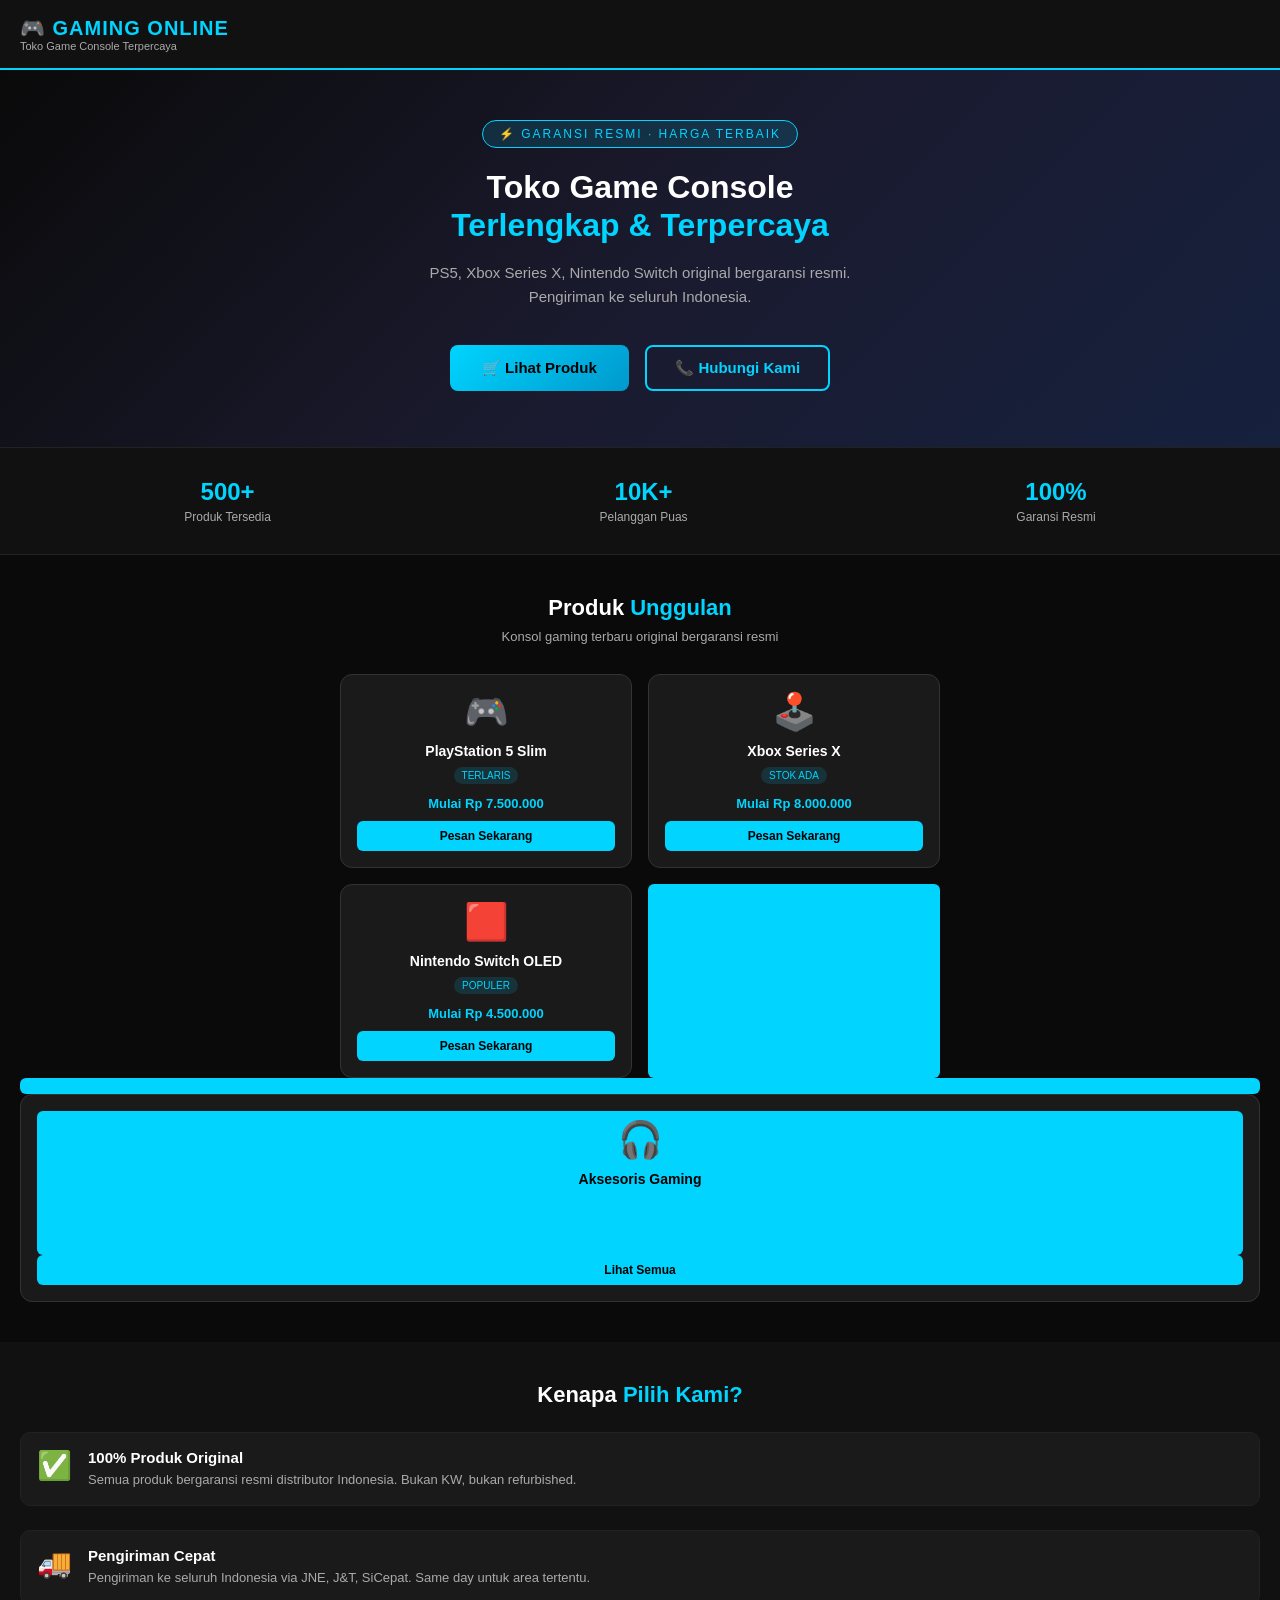
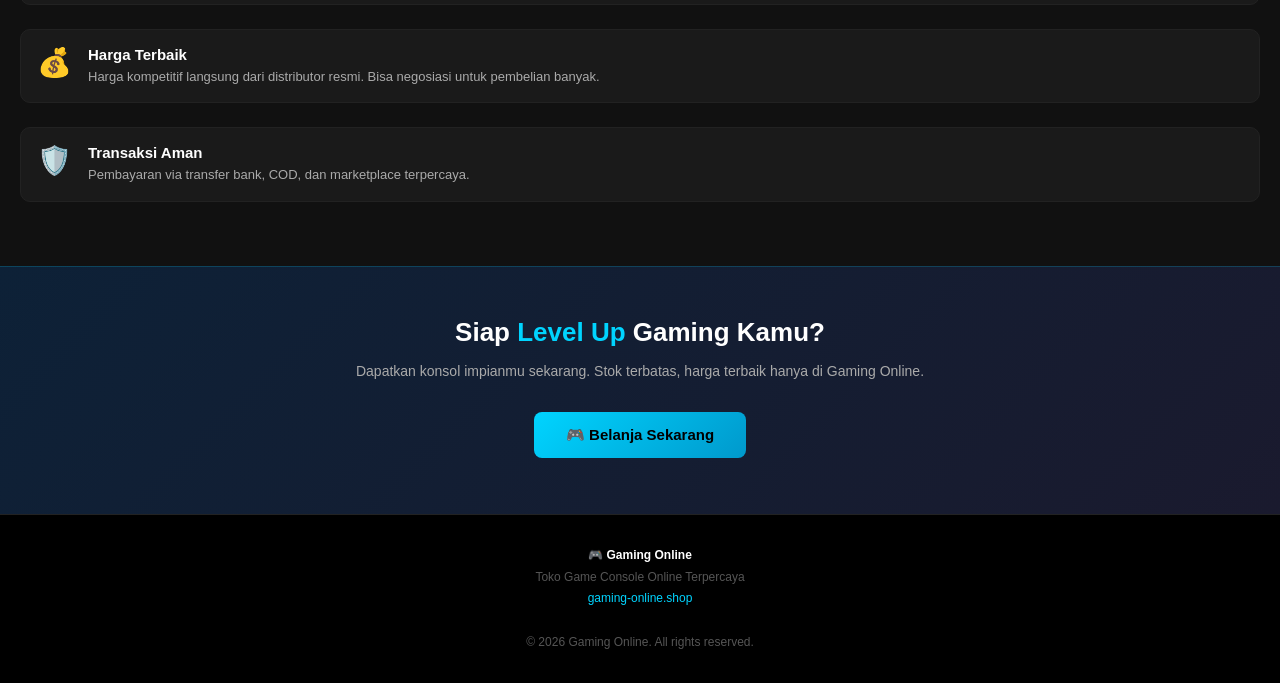
<file: amp.html>
<!doctype html>
<html amp lang="id">
<head>
  <meta charset="utf-8">
  <script async src="https://cdn.ampproject.org/v0.js"></script>
  <title>Gaming Online - Toko Game Console Terlengkap | PS5, Xbox, Nintendo Switch</title>
  <link rel="canonical" href="https://gaming-online.shop/">
  <meta name="viewport" content="width=device-width,minimum-scale=1,initial-scale=1">
  <meta name="description" content="Toko game console online terpercaya. Jual PS5, Xbox Series X, Nintendo Switch, aksesoris gaming original bergaransi resmi. Harga terbaik, pengiriman cepat.">

  <!-- Open Graph -->
  <meta property="og:title" content="Gaming Online - Toko Game Console Terlengkap">
  <meta property="og:description" content="Jual PS5, Xbox Series X, Nintendo Switch original bergaransi resmi.">
  <meta property="og:url" content="https://gaming-online.shop/amp.html">
  <meta property="og:type" content="website">

  <!-- Schema.org Store -->
  <script type="application/ld+json">
  {
    "@context": "https://schema.org",
    "@type": "Store",
    "name": "Gaming Online",
    "url": "https://gaming-online.shop",
    "description": "Toko game console online terpercaya. PS5, Xbox, Nintendo Switch bergaransi resmi.",
    "priceRange": "$$",
    "currenciesAccepted": "IDR",
    "paymentAccepted": "Transfer Bank, COD",
    "areaServed": "ID"
  }
  </script>

  <style amp-boilerplate>body{-webkit-animation:-amp-start 8s steps(1,end) 0s 1 normal both;-moz-animation:-amp-start 8s steps(1,end) 0s 1 normal both;-ms-animation:-amp-start 8s steps(1,end) 0s 1 normal both;animation:-amp-start 8s steps(1,end) 0s 1 normal both}@-webkit-keyframes -amp-start{from{visibility:hidden}to{visibility:visible}}@-moz-keyframes -amp-start{from{visibility:hidden}to{visibility:visible}}@-ms-keyframes -amp-start{from{visibility:hidden}to{visibility:visible}}@keyframes -amp-start{from{visibility:hidden}to{visibility:visible}}</style><noscript><style amp-boilerplate>body{-webkit-animation:none;-moz-animation:none;-ms-animation:none;animation:none}</style></noscript>

  <style amp-custom>
    * { box-sizing: border-box; margin: 0; padding: 0; }

    body {
      font-family: 'Segoe UI', Arial, sans-serif;
      background: #0a0a0a;
      color: #ffffff;
    }

    /* NAVBAR */
    .navbar {
      background: #111;
      padding: 16px 20px;
      display: flex;
      justify-content: space-between;
      align-items: center;
      border-bottom: 2px solid #00d4ff;
      position: sticky;
      top: 0;
      z-index: 100;
    }
    .nav-logo {
      font-size: 20px;
      font-weight: 900;
      color: #00d4ff;
      text-decoration: none;
      letter-spacing: 1px;
    }
    .nav-tagline {
      font-size: 11px;
      color: #aaa;
    }

    /* HERO */
    .hero {
      background: linear-gradient(135deg, #0a0a0a 0%, #1a1a2e 50%, #16213e 100%);
      padding: 50px 20px;
      text-align: center;
      border-bottom: 1px solid #222;
    }
    .hero-badge {
      display: inline-block;
      background: #00d4ff22;
      border: 1px solid #00d4ff;
      color: #00d4ff;
      padding: 6px 16px;
      border-radius: 20px;
      font-size: 12px;
      margin-bottom: 20px;
      letter-spacing: 2px;
    }
    .hero h1 {
      font-size: 32px;
      font-weight: 900;
      line-height: 1.2;
      margin-bottom: 16px;
    }
    .hero h1 span { color: #00d4ff; }
    .hero p {
      font-size: 15px;
      color: #aaa;
      max-width: 500px;
      margin: 0 auto 30px;
      line-height: 1.6;
    }
    .btn-primary {
      display: inline-block;
      background: linear-gradient(135deg, #00d4ff, #0099cc);
      color: #000;
      padding: 14px 32px;
      border-radius: 8px;
      font-weight: 700;
      font-size: 15px;
      text-decoration: none;
      margin: 6px;
    }
    .btn-secondary {
      display: inline-block;
      background: transparent;
      color: #00d4ff;
      border: 2px solid #00d4ff;
      padding: 12px 28px;
      border-radius: 8px;
      font-weight: 700;
      font-size: 15px;
      text-decoration: none;
      margin: 6px;
    }

    /* STATS */
    .stats {
      background: #111;
      padding: 30px 20px;
      display: flex;
      justify-content: space-around;
      text-align: center;
      border-bottom: 1px solid #222;
    }
    .stat-item h3 {
      font-size: 24px;
      font-weight: 900;
      color: #00d4ff;
    }
    .stat-item p {
      font-size: 12px;
      color: #aaa;
      margin-top: 4px;
    }

    /* SECTION */
    .section {
      padding: 40px 20px;
    }
    .section-title {
      font-size: 22px;
      font-weight: 800;
      text-align: center;
      margin-bottom: 8px;
    }
    .section-title span { color: #00d4ff; }
    .section-sub {
      text-align: center;
      color: #aaa;
      font-size: 13px;
      margin-bottom: 30px;
    }

    /* PRODUCT CARDS */
    .products-grid {
      display: grid;
      grid-template-columns: 1fr 1fr;
      gap: 16px;
      max-width: 600px;
      margin: 0 auto;
    }
    .product-card {
      background: #1a1a1a;
      border: 1px solid #333;
      border-radius: 12px;
      padding: 16px;
      text-align: center;
    }
    .product-card:hover { border-color: #00d4ff; }
    .product-icon {
      font-size: 36px;
      margin-bottom: 10px;
    }
    .product-name {
      font-size: 14px;
      font-weight: 700;
      margin-bottom: 6px;
    }
    .product-price {
      color: #00d4ff;
      font-size: 13px;
      font-weight: 600;
      margin-bottom: 10px;
    }
    .product-badge {
      display: inline-block;
      background: #00d4ff22;
      color: #00d4ff;
      font-size: 10px;
      padding: 3px 8px;
      border-radius: 10px;
      margin-bottom: 12px;
    }
    .btn-order {
      display: block;
      background: #00d4ff;
      color: #000;
      padding: 8px;
      border-radius: 6px;
      font-size: 12px;
      font-weight: 700;
      text-decoration: none;
    }

    /* KEUNGGULAN */
    .features {
      background: #111;
      padding: 40px 20px;
    }
    .feature-item {
      display: flex;
      align-items: flex-start;
      gap: 16px;
      margin-bottom: 24px;
      padding: 16px;
      background: #1a1a1a;
      border-radius: 10px;
      border: 1px solid #222;
    }
    .feature-icon { font-size: 28px; }
    .feature-title {
      font-size: 15px;
      font-weight: 700;
      margin-bottom: 4px;
    }
    .feature-desc { font-size: 13px; color: #aaa; line-height: 1.5; }

    /* CTA */
    .cta {
      background: linear-gradient(135deg, #0d2137, #1a1a2e);
      padding: 50px 20px;
      text-align: center;
      border-top: 1px solid #00d4ff33;
    }
    .cta h2 { font-size: 26px; font-weight: 800; margin-bottom: 12px; }
    .cta h2 span { color: #00d4ff; }
    .cta p { color: #aaa; font-size: 14px; margin-bottom: 24px; line-height: 1.6; }

    /* FOOTER */
    footer {
      background: #000;
      padding: 30px 20px;
      text-align: center;
      border-top: 1px solid #222;
    }
    footer p { color: #555; font-size: 12px; line-height: 1.8; }
    footer a { color: #00d4ff; text-decoration: none; }
  </style>
</head>
<body>

  <!-- NAVBAR -->
  <nav class="navbar">
    <div>
      <a class="nav-logo" href="https://gaming-online.shop/">🎮 GAMING ONLINE</a>
      <div class="nav-tagline">Toko Game Console Terpercaya</div>
    </div>
  </nav>

  <!-- HERO -->
  <section class="hero">
    <div class="hero-badge">⚡ GARANSI RESMI · HARGA TERBAIK</div>
    <h1>Toko Game Console<br><span>Terlengkap & Terpercaya</span></h1>
    <p>PS5, Xbox Series X, Nintendo Switch original bergaransi resmi. Pengiriman ke seluruh Indonesia.</p>
    <a class="btn-primary" href="https://gaming-online.shop/">🛒 Lihat Produk</a>
    <a class="btn-secondary" href="https://gaming-online.shop/">📞 Hubungi Kami</a>
  </section>

  <!-- STATS -->
  <div class="stats">
    <div class="stat-item">
      <h3>500+</h3>
      <p>Produk Tersedia</p>
    </div>
    <div class="stat-item">
      <h3>10K+</h3>
      <p>Pelanggan Puas</p>
    </div>
    <div class="stat-item">
      <h3>100%</h3>
      <p>Garansi Resmi</p>
    </div>
  </div>

  <!-- PRODUK -->
  <section class="section">
    <h2 class="section-title">Produk <span>Unggulan</span></h2>
    <p class="section-sub">Konsol gaming terbaru original bergaransi resmi</p>

    <div class="products-grid">

      <div class="product-card">
        <div class="product-icon">🎮</div>
        <div class="product-name">PlayStation 5 Slim</div>
        <div class="product-badge">TERLARIS</div>
        <div class="product-price">Mulai Rp 7.500.000</div>
        <a class="btn-order" href="https://gaming-online.shop/ps5">Pesan Sekarang</a>
      </div>

      <div class="product-card">
        <div class="product-icon">🕹️</div>
        <div class="product-name">Xbox Series X</div>
        <div class="product-badge">STOK ADA</div>
        <div class="product-price">Mulai Rp 8.000.000</div>
        <a class="btn-order" href="https://gaming-online.shop/xbox">Pesan Sekarang</a>
      </div>

      <div class="product-card">
        <div class="product-icon">🟥</div>
        <div class="product-name">Nintendo Switch OLED</div>
        <div class="product-badge">POPULER</div>
        <div class="product-price">Mulai Rp 4.500.000</div>
        <a class="btn-order" href="https://gaming-online.shop/nintendo">Pesan Sekarang</div>
      </div>

      <div class="product-card">
        <div class="product-icon">🎧</div>
        <div class="product-name">Aksesoris Gaming</div>
        <div class="product-badge">LENGKAP</div>
        <div class="product-price">Mulai Rp 150.000</div>
        <a class="btn-order" href="https://gaming-online.shop/aksesoris">Lihat Semua</a>
      </div>

    </div>
  </section>

  <!-- KEUNGGULAN -->
  <section class="features">
    <h2 class="section-title" style="margin-bottom:24px;">Kenapa <span>Pilih Kami?</span></h2>

    <div class="feature-item">
      <div class="feature-icon">✅</div>
      <div>
        <div class="feature-title">100% Produk Original</div>
        <div class="feature-desc">Semua produk bergaransi resmi distributor Indonesia. Bukan KW, bukan refurbished.</div>
      </div>
    </div>

    <div class="feature-item">
      <div class="feature-icon">🚚</div>
      <div>
        <div class="feature-title">Pengiriman Cepat</div>
        <div class="feature-desc">Pengiriman ke seluruh Indonesia via JNE, J&T, SiCepat. Same day untuk area tertentu.</div>
      </div>
    </div>

    <div class="feature-item">
      <div class="feature-icon">💰</div>
      <div>
        <div class="feature-title">Harga Terbaik</div>
        <div class="feature-desc">Harga kompetitif langsung dari distributor resmi. Bisa negosiasi untuk pembelian banyak.</div>
      </div>
    </div>

    <div class="feature-item">
      <div class="feature-icon">🛡️</div>
      <div>
        <div class="feature-title">Transaksi Aman</div>
        <div class="feature-desc">Pembayaran via transfer bank, COD, dan marketplace terpercaya.</div>
      </div>
    </div>
  </section>

  <!-- CTA -->
  <section class="cta">
    <h2>Siap <span>Level Up</span> Gaming Kamu?</h2>
    <p>Dapatkan konsol impianmu sekarang. Stok terbatas, harga terbaik hanya di Gaming Online.</p>
    <a class="btn-primary" href="https://gaming-online.shop/">🎮 Belanja Sekarang</a>
  </section>

  <!-- FOOTER -->
  <footer>
    <p>
      <strong style="color:#fff;">🎮 Gaming Online</strong><br>
      Toko Game Console Online Terpercaya<br>
      <a href="https://gaming-online.shop/">gaming-online.shop</a><br><br>
      &copy; 2026 Gaming Online. All rights reserved.
    </p>
  </footer>

</body>
</html>
</file>
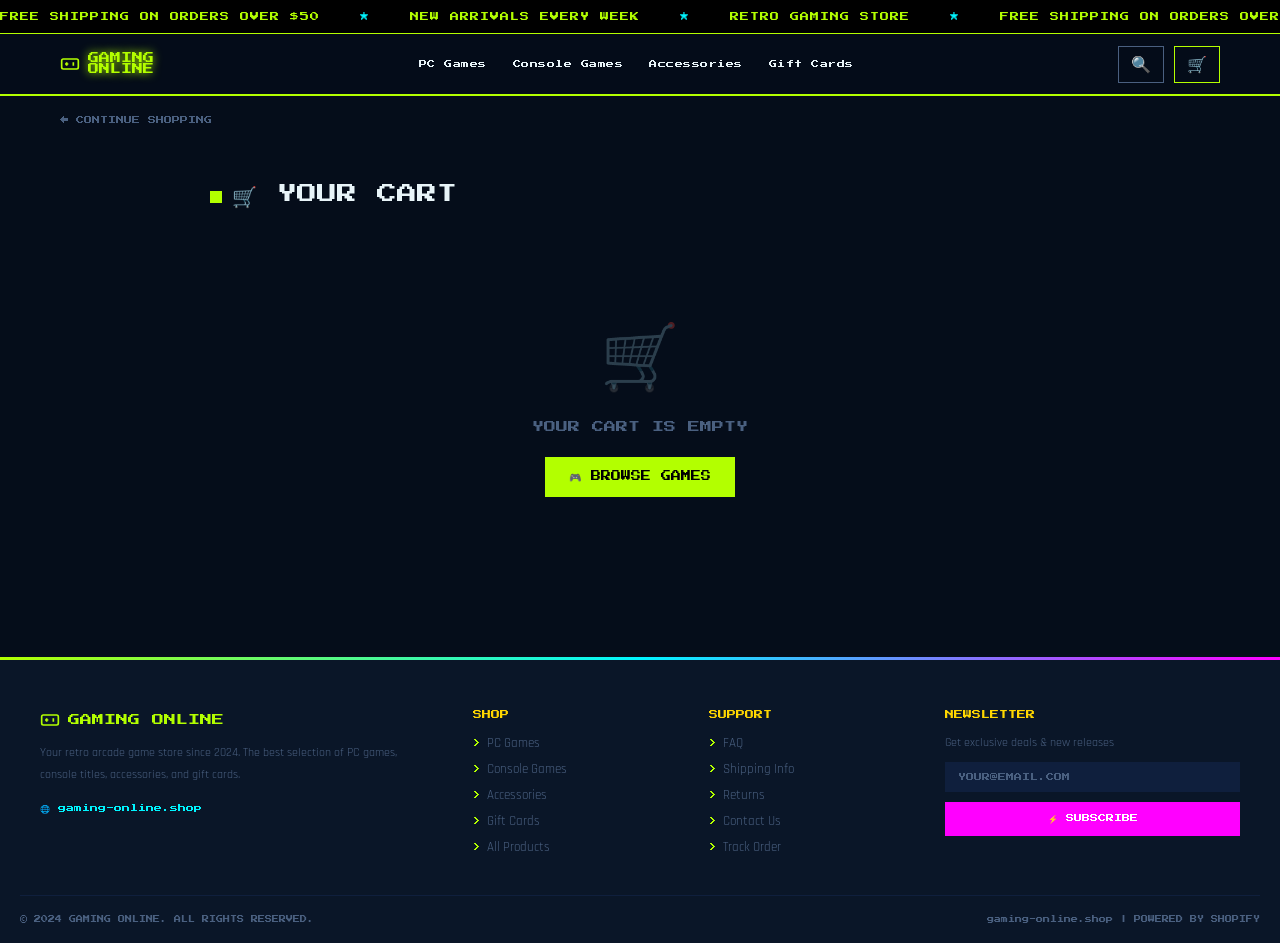
<file: cart.html>
<!DOCTYPE html>
<html lang="id">
<head>
  <meta charset="UTF-8">
  <meta name="viewport" content="width=device-width, initial-scale=1.0">
  <title>Cart - Gaming Online</title>
  <meta name="description" content="Shopping cart - Gaming Online Retro Arcade Store">
  <link rel="canonical" href="https://gaming-online.shop/cart">
  <link rel="preconnect" href="https://fonts.googleapis.com">
  <link rel="preconnect" href="https://fonts.gstatic.com" crossorigin>
  <link href="https://fonts.googleapis.com/css2?family=Press+Start+2P&family=Rajdhani:wght@400;500;600;700&display=swap" rel="stylesheet">
  <link rel="stylesheet" href="css/style.css">
  <style>
    .cart-page-wrap { max-width: 900px; margin: 0 auto; padding: 40px 20px 80px; }
    .cart-page-title { font-family: 'Press Start 2P', monospace; font-size: clamp(14px, 2.5vw, 20px); color: var(--white); margin-bottom: 30px; display: flex; align-items: center; gap: 10px; }
    .cart-page-title::before { content: ''; width: 12px; height: 12px; background: var(--lime); display: inline-block; }
    .cart-page-item {
      display: flex; gap: 20px; padding: 20px 0;
      border-bottom: 1px solid var(--navy3);
      align-items: center;
    }
    .cart-page-img { width: 80px; height: 105px; object-fit: cover; flex-shrink: 0; border: 1px solid var(--navy3); }
    .cart-page-info { flex: 1; min-width: 0; }
    .cart-page-title-item { font-family: 'Press Start 2P', monospace; font-size: 9px; color: var(--white); margin-bottom: 8px; line-height: 1.6; }
    .cart-page-type { font-size: 11px; color: var(--gray); margin-bottom: 10px; }
    .cart-page-price { font-family: 'Press Start 2P', monospace; font-size: 13px; color: var(--lime); }
    .cart-page-actions { display: flex; align-items: center; gap: 16px; margin-top: 12px; flex-wrap: wrap; }
    .cart-summary {
      background: var(--navy2);
      border: 1px solid var(--navy3);
      padding: 24px;
      margin-top: 30px;
    }
    .summary-row { display: flex; justify-content: space-between; padding: 10px 0; border-bottom: 1px solid var(--navy3); font-size: 13px; color: var(--gray); }
    .summary-row.total { border-bottom: none; padding-top: 16px; }
    .summary-row.total .label { font-family: 'Press Start 2P', monospace; font-size: 10px; color: var(--white); }
    .summary-row.total .val { font-family: 'Press Start 2P', monospace; font-size: 16px; color: var(--lime); }
    .cart-empty-page { text-align: center; padding: 80px 20px; }
    .cart-empty-page .icon { font-size: 64px; opacity: 0.3; margin-bottom: 20px; }
    .cart-empty-page .msg { font-family: 'Press Start 2P', monospace; font-size: 12px; color: var(--gray); margin-bottom: 24px; }
  </style>
</head>
<body>

<!-- NAVBAR -->
<div id="navbar-placeholder"></div>

<a href="catalog.html" class="back-btn">← CONTINUE SHOPPING</a>

<div class="cart-page-wrap">
  <div class="cart-page-title">🛒 YOUR CART</div>

  <div id="cart-page-content"></div>
</div>

<!-- FOOTER -->
<div id="footer-placeholder"></div>

<script src="js/app.js"></script>
<script src="js/layout.js"></script>
<script>
function renderCartPage() {
  const container = document.getElementById('cart-page-content');
  if (!container) return;

  if (cart.length === 0) {
    container.innerHTML = `
      <div class="cart-empty-page">
        <div class="icon">🛒</div>
        <div class="msg">YOUR CART IS EMPTY</div>
        <a href="catalog.html" class="btn-primary">🎮 BROWSE GAMES</a>
      </div>
    `;
    return;
  }

  const itemsHTML = cart.map(item => {
    const p = PRODUCTS.find(p => p.id === item.id);
    if (!p) return '';
    return `
      <div class="cart-page-item">
        <img class="cart-page-img" src="${p.image}" alt="${p.title}" onerror="this.style.display='none'">
        <div class="cart-page-info">
          <div class="cart-page-title-item">${p.title}</div>
          <div class="cart-page-type">${p.type}</div>
          <div class="cart-page-price">$${(p.price * item.qty).toFixed(2)}</div>
          <div class="cart-page-actions">
            <div class="qty-controls">
              <button class="qty-btn" onclick="updateQtyPage(${p.id}, -1)">−</button>
              <div class="qty-val" id="qty-page-${p.id}">${item.qty}</div>
              <button class="qty-btn" onclick="updateQtyPage(${p.id}, 1)">+</button>
            </div>
            <button onclick="removeFromCartPage(${p.id})" style="background:transparent;border:1px solid var(--gray);color:var(--gray);padding:8px 12px;cursor:pointer;font-family:'Press Start 2P',monospace;font-size:7px;transition:all 0.15s;" onmouseover="this.style.borderColor='var(--magenta)';this.style.color='var(--magenta)'" onmouseout="this.style.borderColor='var(--gray)';this.style.color='var(--gray)'">
              🗑 REMOVE
            </button>
          </div>
        </div>
        <div style="text-align:right;flex-shrink:0;">
          <div style="font-family:'Press Start 2P',monospace;font-size:11px;color:var(--lime);">$${(p.price * item.qty).toFixed(2)}</div>
          <div style="font-size:11px;color:var(--gray);margin-top:4px;">$${p.price.toFixed(2)} each</div>
        </div>
      </div>
    `;
  }).join('');

  const subtotal = getCartTotal();
  const shipping = subtotal >= 50 ? 0 : 4.99;
  const total = subtotal + shipping;

  container.innerHTML = `
    ${itemsHTML}
    <div class="cart-summary">
      <div class="summary-row">
        <span>Subtotal (${getCartCount()} items)</span>
        <span>$${subtotal.toFixed(2)}</span>
      </div>
      <div class="summary-row">
        <span>Shipping</span>
        <span>${shipping === 0 ? '<span style="color:var(--lime)">FREE</span>' : '$' + shipping.toFixed(2)}</span>
      </div>
      ${subtotal < 50 ? `<div style="font-family:'Press Start 2P',monospace;font-size:7px;color:var(--yellow);padding:8px 0;">⚡ Add $${(50 - subtotal).toFixed(2)} more for FREE shipping!</div>` : ''}
      <div class="summary-row total">
        <span class="label">TOTAL</span>
        <span class="val">$${total.toFixed(2)}</span>
      </div>
      <button class="btn-checkout" style="margin-top:16px;" onclick="handleCheckout()">⚡ PROCEED TO CHECKOUT</button>
      <div style="text-align:center;font-family:'Press Start 2P',monospace;font-size:7px;color:var(--gray);margin-top:10px;">🔒 SECURE CHECKOUT VIA SHOPIFY</div>
    </div>
  `;
}

function updateQtyPage(id, delta) {
  updateQty(id, delta);
  renderCartPage();
}

function removeFromCartPage(id) {
  removeFromCart(id);
  renderCartPage();
}

// Override saveCart to also re-render cart page
const originalSaveCart = saveCart;

document.addEventListener('DOMContentLoaded', () => {
  renderCartPage();
});
</script>
</body>
</html>
</file>
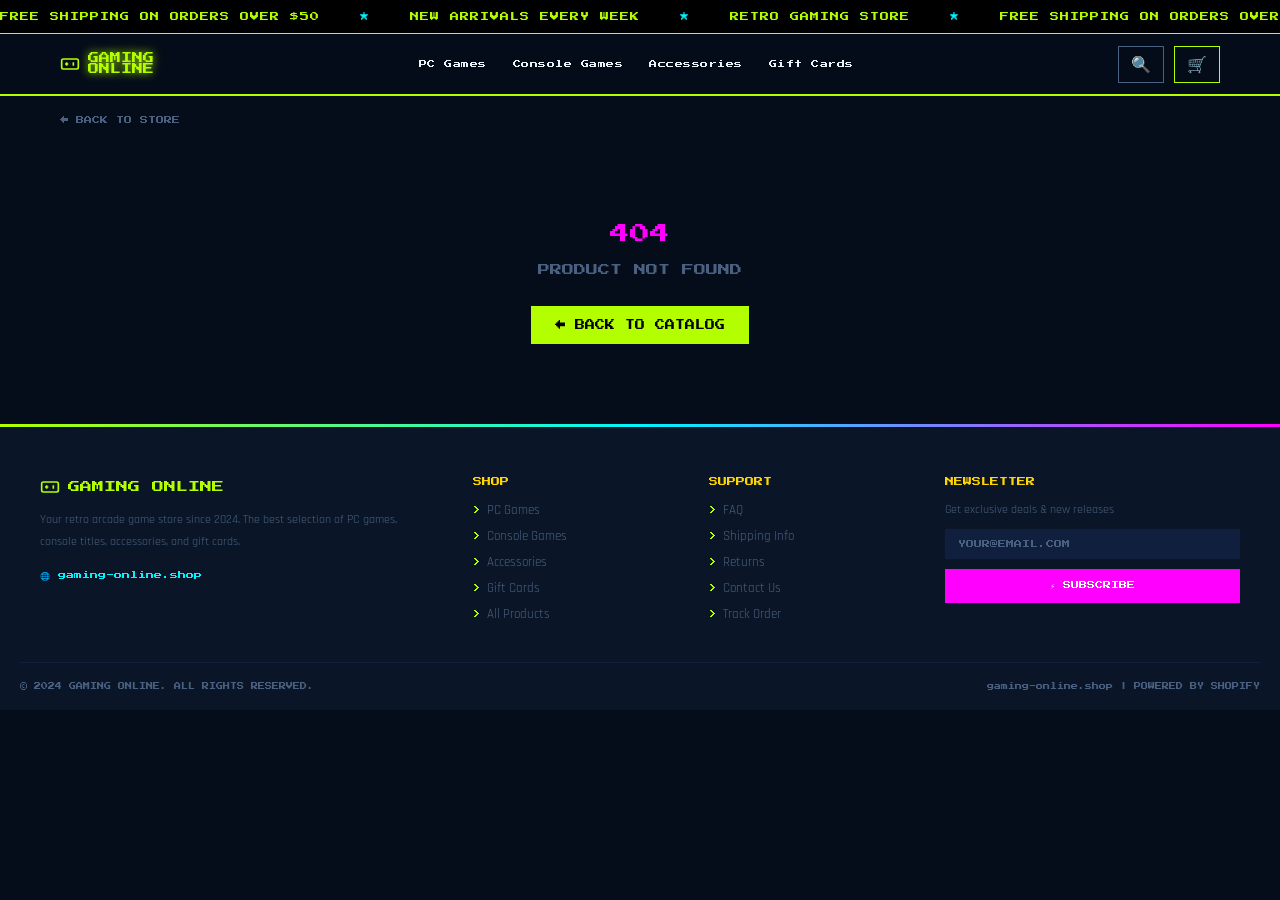
<file: product.html>
<!DOCTYPE html>
<html lang="id">
<head>
  <meta charset="UTF-8">
  <meta name="viewport" content="width=device-width, initial-scale=1.0">
  <title>Product - Gaming Online</title>
  <meta name="description" content="Product detail page - Gaming Online Retro Arcade Store">
  <link rel="canonical" href="https://gaming-online.shop/product">
  <link rel="preconnect" href="https://fonts.googleapis.com">
  <link rel="preconnect" href="https://fonts.gstatic.com" crossorigin>
  <link href="https://fonts.googleapis.com/css2?family=Press+Start+2P&family=Rajdhani:wght@400;500;600;700&display=swap" rel="stylesheet">
  <link rel="stylesheet" href="css/style.css">
</head>
<body>

<!-- NAVBAR -->
<div id="navbar-placeholder"></div>

<!-- BACK BUTTON -->
<a href="catalog.html" class="back-btn">← BACK TO STORE</a>

<!-- PRODUCT DETAIL -->
<div id="product-detail-container"></div>

<!-- RELATED PRODUCTS -->
<div class="section" id="related-section" style="display:none;">
  <div class="section-header">
    <div class="section-title">YOU MAY ALSO LIKE</div>
  </div>
  <div class="product-grid" id="related-grid"></div>
</div>

<!-- FOOTER -->
<div id="footer-placeholder"></div>

<script src="js/app.js"></script>
<script src="js/layout.js"></script>
<script>
let currentQty = 1;

document.addEventListener('DOMContentLoaded', () => {
  const params = new URLSearchParams(window.location.search);
  const handle = params.get('id');
  const product = PRODUCTS.find(p => p.handle === handle);
  const container = document.getElementById('product-detail-container');

  if (!product || !container) {
    container.innerHTML = `
      <div style="text-align:center;padding:80px 20px;">
        <div style="font-family:'Press Start 2P',monospace;font-size:20px;color:var(--magenta);margin-bottom:20px;">404</div>
        <div style="font-family:'Press Start 2P',monospace;font-size:12px;color:var(--gray);margin-bottom:30px;">PRODUCT NOT FOUND</div>
        <a href="catalog.html" class="btn-primary">← BACK TO CATALOG</a>
      </div>
    `;
    return;
  }

  // Update page title & canonical
  document.title = `${product.title} - Gaming Online`;
  document.querySelector('link[rel="canonical"]').href = `https://gaming-online.shop/product?id=${product.handle}`;

  container.innerHTML = `
    <div class="product-detail-wrap">
      <div>
        <img class="pd-image-main" src="${product.image}" alt="${product.title}" onerror="this.src='images/placeholder.png'">
      </div>
      <div>
        <div class="pd-breadcrumb">
          <a href="index.html">HOME</a> /
          <a href="catalog.html?category=${encodeURIComponent(product.type)}">${product.type}</a> /
          <span>${product.title}</span>
        </div>
        <div class="pd-type-badge">${product.type}</div>
        <h1 class="pd-title">${product.title}</h1>
        <div class="pd-price">
          $${product.price.toFixed(2)}
          ${product.comparePrice ? `<span style="font-size:14px;color:var(--gray);text-decoration:line-through;margin-left:12px;">$${product.comparePrice.toFixed(2)}</span>` : ''}
        </div>
        <p class="pd-desc">${product.description}</p>

        <div class="pd-qty-row">
          <span class="qty-label">QTY:</span>
          <div class="qty-controls">
            <button class="qty-btn" onclick="changeQty(-1)">−</button>
            <div class="qty-val" id="qty-display">1</div>
            <button class="qty-btn" onclick="changeQty(1)">+</button>
          </div>
        </div>

        <button class="btn-add-cart-lg" onclick="addToCart(${product.id}, currentQty)">
          🛒 ADD TO CART
        </button>
        <a href="catalog.html" class="btn-outline" style="display:flex;align-items:center;justify-content:center;gap:8px;padding:14px;font-family:'Press Start 2P',monospace;font-size:10px;">
          ← CONTINUE SHOPPING
        </a>

        <div class="pd-features">
          ${product.features.map(f => `
            <div class="pd-feature">
              <span class="pd-feature-icon">✓</span>
              <span>${f}</span>
            </div>
          `).join('')}
        </div>

        <div class="pd-tags">
          ${product.tags.map(t => `<span class="pd-tag">#${t}</span>`).join('')}
        </div>
      </div>
    </div>
  `;

  // Related products (same type, exclude current)
  const related = PRODUCTS.filter(p => p.type === product.type && p.id !== product.id).slice(0, 4);
  if (related.length > 0) {
    const relSection = document.getElementById('related-section');
    const relGrid = document.getElementById('related-grid');
    if (relSection) relSection.style.display = 'block';
    if (relGrid) {
      relGrid.innerHTML = related.map(p => `
        <div class="product-card" onclick="window.location.href='product.html?id=${p.handle}'">
          <div class="product-img-wrap">
            <img src="${p.image}" alt="${p.title}" loading="lazy" onerror="this.style.display='none'">
            ${p.badge ? `<div class="product-badge ${p.badge === 'SALE' ? 'sale' : ''}">${p.badge}</div>` : ''}
            <div class="product-type-badge">${p.type}</div>
          </div>
          <div class="product-info">
            <div class="product-title">${p.title}</div>
            <div class="product-price">
              <span class="price-current">$${p.price.toFixed(2)}</span>
              ${p.comparePrice ? `<span class="price-old">$${p.comparePrice.toFixed(2)}</span>` : ''}
            </div>
            <button class="btn-add-cart" onclick="event.stopPropagation(); addToCart(${p.id})">
              🛒 ADD TO CART
            </button>
          </div>
        </div>
      `).join('');
    }
  }
});

function changeQty(delta) {
  currentQty = Math.max(1, currentQty + delta);
  const el = document.getElementById('qty-display');
  if (el) el.textContent = currentQty;
}
</script>
</body>
</html>
</file>
<file: css/style.css>
@import url('https://fonts.googleapis.com/css2?family=Press+Start+2P&family=Rajdhani:wght@400;500;600;700&display=swap');

:root {
  --navy: #050d1a;
  --navy2: #0a1628;
  --navy3: #0f1f3d;
  --lime: #b3ff00;
  --cyan: #00f5ff;
  --magenta: #ff00ff;
  --yellow: #ffd700;
  --white: #e8f4f8;
  --gray: #4a6080;
}

* { margin: 0; padding: 0; box-sizing: border-box; }

html { scroll-behavior: smooth; }

body {
  background: var(--navy);
  color: var(--white);
  font-family: 'Rajdhani', sans-serif;
  font-size: 16px;
  min-height: 100vh;
}

a { color: inherit; text-decoration: none; }

/* ── MARQUEE ── */
.marquee-bar {
  background: #000;
  border-bottom: 1px solid var(--lime);
  padding: 6px 0;
  overflow: hidden;
  white-space: nowrap;
}
.marquee-track {
  display: inline-flex;
  gap: 40px;
  animation: marquee 20s linear infinite;
}
.marquee-track span {
  font-family: 'Press Start 2P', monospace;
  font-size: 9px;
  color: var(--lime);
  letter-spacing: 1px;
}
.marquee-track .dot { color: var(--cyan); }
@keyframes marquee { from { transform: translateX(0); } to { transform: translateX(-50%); } }

/* ── NAVBAR ── */
.navbar {
  background: rgba(5,13,26,0.95);
  border-bottom: 2px solid var(--lime);
  position: sticky;
  top: 0;
  z-index: 1000;
  backdrop-filter: blur(10px);
}
.nav-inner {
  max-width: 1200px;
  margin: 0 auto;
  padding: 0 20px;
  display: flex;
  align-items: center;
  justify-content: space-between;
  height: 60px;
  gap: 20px;
}
.nav-logo {
  display: flex;
  align-items: center;
  gap: 8px;
  font-family: 'Press Start 2P', monospace;
  font-size: 11px;
  color: var(--lime);
  text-shadow: 0 0 10px var(--lime);
  flex-shrink: 0;
}
.nav-logo svg { color: var(--lime); }
.nav-links { display: flex; gap: 4px; align-items: center; }
.nav-links a {
  font-family: 'Press Start 2P', monospace;
  font-size: 8px;
  color: var(--white);
  padding: 8px 10px;
  border: 1px solid transparent;
  transition: all 0.2s;
  letter-spacing: 0.5px;
}
.nav-links a:hover { color: var(--lime); border-color: var(--lime); background: rgba(179,255,0,0.05); }
.nav-actions { display: flex; align-items: center; gap: 10px; }
.btn-search, .btn-cart {
  background: transparent;
  border: 1px solid var(--gray);
  color: var(--white);
  padding: 8px 12px;
  cursor: pointer;
  font-size: 16px;
  transition: all 0.2s;
  position: relative;
}
.btn-cart { border-color: var(--lime); color: var(--lime); }
.btn-cart:hover, .btn-search:hover { border-color: var(--lime); color: var(--lime); }
.cart-badge {
  position: absolute;
  top: -6px; right: -6px;
  background: var(--magenta);
  color: #fff;
  font-size: 9px;
  font-family: 'Press Start 2P', monospace;
  width: 18px; height: 18px;
  border-radius: 50%;
  display: flex; align-items: center; justify-content: center;
  display: none;
}
.cart-badge.show { display: flex; }

/* ── SEARCH BAR ── */
.search-overlay {
  display: none;
  position: fixed;
  inset: 0;
  background: rgba(0,0,0,0.8);
  z-index: 2000;
  align-items: flex-start;
  justify-content: center;
  padding-top: 80px;
}
.search-overlay.open { display: flex; }
.search-box {
  background: var(--navy2);
  border: 2px solid var(--cyan);
  width: 90%;
  max-width: 600px;
  padding: 20px;
}
.search-box input {
  width: 100%;
  background: transparent;
  border: none;
  border-bottom: 1px solid var(--gray);
  color: var(--white);
  font-family: 'Press Start 2P', monospace;
  font-size: 12px;
  padding: 10px 0;
  outline: none;
}
.search-results { margin-top: 15px; max-height: 300px; overflow-y: auto; }
.search-result-item {
  display: flex; align-items: center; gap: 12px;
  padding: 10px;
  border-bottom: 1px solid var(--navy3);
  cursor: pointer;
  transition: background 0.2s;
}
.search-result-item:hover { background: var(--navy3); }
.search-result-item img { width: 40px; height: 40px; object-fit: cover; }
.search-result-item .sri-title { font-family: 'Press Start 2P', monospace; font-size: 8px; color: var(--lime); }
.search-result-item .sri-price { font-size: 12px; color: var(--cyan); }

/* ── HERO ── */
.hero {
  min-height: 85vh;
  display: flex;
  align-items: center;
  justify-content: center;
  text-align: center;
  position: relative;
  overflow: hidden;
  background: radial-gradient(ellipse at center, #0a1f3d 0%, var(--navy) 70%);
  padding: 60px 20px;
}
.hero::before {
  content: '';
  position: absolute;
  inset: 0;
  background-image:
    linear-gradient(rgba(179,255,0,0.03) 1px, transparent 1px),
    linear-gradient(90deg, rgba(179,255,0,0.03) 1px, transparent 1px);
  background-size: 40px 40px;
}
.pixel-float {
  position: absolute;
  width: 12px; height: 12px;
  animation: float 4s ease-in-out infinite;
}
.pixel-float:nth-child(1) { top: 15%; left: 5%; background: var(--lime); animation-delay: 0s; }
.pixel-float:nth-child(2) { top: 20%; right: 8%; background: var(--cyan); animation-delay: 1s; }
.pixel-float:nth-child(3) { bottom: 25%; left: 10%; background: var(--magenta); width: 8px; height: 8px; animation-delay: 2s; }
.pixel-float:nth-child(4) { bottom: 30%; right: 5%; background: var(--yellow); animation-delay: 0.5s; }
.pixel-float:nth-child(5) { top: 40%; left: 3%; background: var(--cyan); width: 6px; height: 6px; animation-delay: 1.5s; }
@keyframes float { 0%,100%{transform:translateY(0)} 50%{transform:translateY(-15px)} }

.hero-content { position: relative; z-index: 1; max-width: 700px; }
.hero-badge {
  display: inline-block;
  border: 1px solid var(--lime);
  color: var(--lime);
  font-family: 'Press Start 2P', monospace;
  font-size: 8px;
  padding: 8px 16px;
  margin-bottom: 24px;
  animation: blink 1.5s step-end infinite;
}
@keyframes blink { 0%,100%{opacity:1} 50%{opacity:0.4} }
.hero-title {
  font-family: 'Press Start 2P', monospace;
  font-size: clamp(24px, 5vw, 48px);
  line-height: 1.4;
  color: var(--white);
  margin-bottom: 8px;
}
.hero-title .accent { color: var(--lime); text-shadow: 0 0 20px var(--lime); }
.hero-sub {
  font-family: 'Press Start 2P', monospace;
  font-size: clamp(8px, 1.5vw, 11px);
  color: var(--gray);
  line-height: 2;
  margin-bottom: 32px;
  letter-spacing: 1px;
}
.hero-btns { display: flex; gap: 16px; justify-content: center; flex-wrap: wrap; margin-bottom: 40px; }
.btn-primary {
  background: var(--lime);
  color: #000;
  font-family: 'Press Start 2P', monospace;
  font-size: 10px;
  padding: 14px 24px;
  border: none;
  cursor: pointer;
  transition: all 0.15s;
  display: inline-flex; align-items: center; gap: 8px;
}
.btn-primary:hover { background: #c8ff00; transform: scale(1.03); }
.btn-primary:active { transform: scale(0.97); }
.btn-outline {
  background: transparent;
  color: var(--cyan);
  font-family: 'Press Start 2P', monospace;
  font-size: 10px;
  padding: 14px 24px;
  border: 2px solid var(--cyan);
  cursor: pointer;
  transition: all 0.15s;
  display: inline-flex; align-items: center; gap: 8px;
}
.btn-outline:hover { background: rgba(0,245,255,0.1); transform: scale(1.03); }
.hero-stats { display: flex; gap: 40px; justify-content: center; flex-wrap: wrap; }
.stat { text-align: center; }
.stat-num { font-family: 'Press Start 2P', monospace; font-size: 18px; color: var(--yellow); }
.stat-label { font-family: 'Press Start 2P', monospace; font-size: 7px; color: var(--gray); margin-top: 4px; }

/* ── SECTIONS ── */
.section { padding: 60px 20px; max-width: 1200px; margin: 0 auto; }
.section-header { display: flex; align-items: center; justify-content: space-between; margin-bottom: 32px; }
.section-title {
  font-family: 'Press Start 2P', monospace;
  font-size: clamp(12px, 2vw, 16px);
  color: var(--white);
  display: flex; align-items: center; gap: 10px;
}
.section-title::before { content: ''; width: 12px; height: 12px; background: var(--cyan); display: inline-block; }
.view-all {
  font-family: 'Press Start 2P', monospace;
  font-size: 8px;
  color: var(--lime);
  border-bottom: 1px solid var(--lime);
  padding-bottom: 2px;
  transition: opacity 0.2s;
}
.view-all:hover { opacity: 0.7; }

/* ── CATEGORIES ── */
.cat-grid { display: grid; grid-template-columns: repeat(auto-fit, minmax(220px, 1fr)); gap: 16px; }
.cat-card {
  background: var(--navy2);
  border: 1px solid var(--navy3);
  padding: 24px;
  cursor: pointer;
  transition: all 0.2s;
  position: relative;
  overflow: hidden;
}
.cat-card::after {
  content: '';
  position: absolute;
  bottom: 0; left: 0; right: 0;
  height: 2px;
  background: var(--lime);
  transform: scaleX(0);
  transition: transform 0.2s;
}
.cat-card:hover { border-color: var(--lime); transform: translateY(-3px); }
.cat-card:hover::after { transform: scaleX(1); }
.cat-icon { font-size: 28px; margin-bottom: 12px; }
.cat-name { font-family: 'Press Start 2P', monospace; font-size: 10px; color: var(--lime); margin-bottom: 6px; }
.cat-desc { font-size: 12px; color: var(--gray); margin-bottom: 12px; }
.cat-link { font-family: 'Press Start 2P', monospace; font-size: 8px; color: var(--cyan); }

/* ── PRODUCT GRID ── */
.product-grid { display: grid; grid-template-columns: repeat(auto-fill, minmax(240px, 1fr)); gap: 20px; }
.product-card {
  background: var(--navy2);
  border: 1px solid var(--navy3);
  transition: all 0.2s;
  cursor: pointer;
  position: relative;
  overflow: hidden;
}
.product-card:hover { border-color: var(--lime); transform: translateY(-4px); box-shadow: 0 8px 30px rgba(179,255,0,0.1); }
.product-img-wrap { position: relative; aspect-ratio: 3/4; overflow: hidden; background: var(--navy3); }
.product-img-wrap img { width: 100%; height: 100%; object-fit: cover; transition: transform 0.3s; }
.product-card:hover .product-img-wrap img { transform: scale(1.05); }
.product-badge {
  position: absolute;
  top: 10px; left: 10px;
  background: var(--magenta);
  color: #fff;
  font-family: 'Press Start 2P', monospace;
  font-size: 7px;
  padding: 4px 8px;
}
.product-badge.sale { background: var(--yellow); color: #000; }
.product-type-badge {
  position: absolute;
  top: 10px; right: 10px;
  background: rgba(0,0,0,0.7);
  color: var(--cyan);
  font-family: 'Press Start 2P', monospace;
  font-size: 6px;
  padding: 4px 6px;
  border: 1px solid var(--cyan);
}
.product-info { padding: 16px; }
.product-title { font-family: 'Press Start 2P', monospace; font-size: 9px; color: var(--white); margin-bottom: 10px; line-height: 1.6; }
.product-price { display: flex; align-items: center; gap: 8px; margin-bottom: 12px; }
.price-current { font-family: 'Press Start 2P', monospace; font-size: 13px; color: var(--lime); }
.price-old { font-size: 11px; color: var(--gray); text-decoration: line-through; }
.btn-add-cart {
  width: 100%;
  background: transparent;
  border: 1px solid var(--lime);
  color: var(--lime);
  font-family: 'Press Start 2P', monospace;
  font-size: 8px;
  padding: 10px;
  cursor: pointer;
  transition: all 0.15s;
  display: flex; align-items: center; justify-content: center; gap: 6px;
}
.btn-add-cart:hover { background: var(--lime); color: #000; }
.btn-add-cart:active { transform: scale(0.97); }

/* ── PROMO BANNER ── */
.promo-section { padding: 20px; }
.promo-banner {
  max-width: 1200px;
  margin: 0 auto;
  background: var(--navy2);
  border: 2px solid var(--lime);
  padding: 40px;
  display: flex;
  align-items: center;
  justify-content: space-between;
  gap: 30px;
  flex-wrap: wrap;
  position: relative;
  overflow: hidden;
}
.promo-banner::before {
  content: '';
  position: absolute;
  top: -50%; right: -10%;
  width: 300px; height: 300px;
  background: radial-gradient(circle, rgba(179,255,0,0.05) 0%, transparent 70%);
}
.promo-tag { font-family: 'Press Start 2P', monospace; font-size: 8px; color: var(--yellow); margin-bottom: 10px; }
.promo-title { font-family: 'Press Start 2P', monospace; font-size: clamp(16px, 3vw, 24px); color: var(--white); line-height: 1.5; margin-bottom: 10px; }
.promo-title span { color: var(--lime); }
.promo-desc { font-size: 14px; color: var(--gray); max-width: 400px; }

/* ── CATALOG PAGE ── */
.page-header {
  background: var(--navy2);
  border-bottom: 1px solid var(--navy3);
  padding: 30px 20px;
}
.page-header-inner { max-width: 1200px; margin: 0 auto; }
.page-title { font-family: 'Press Start 2P', monospace; font-size: clamp(14px, 2.5vw, 20px); color: var(--white); margin-bottom: 6px; display: flex; align-items: center; gap: 10px; }
.page-title::before { content: ''; width: 12px; height: 12px; background: var(--lime); display: inline-block; }
.page-count { font-family: 'Press Start 2P', monospace; font-size: 8px; color: var(--gray); }

.catalog-controls {
  max-width: 1200px;
  margin: 0 auto;
  padding: 20px;
  display: flex;
  gap: 16px;
  align-items: center;
  flex-wrap: wrap;
}
.search-input-wrap { flex: 1; min-width: 200px; display: flex; gap: 8px; }
.search-input {
  flex: 1;
  background: var(--navy2);
  border: 1px solid var(--navy3);
  color: var(--white);
  font-family: 'Press Start 2P', monospace;
  font-size: 9px;
  padding: 10px 14px;
  outline: none;
  transition: border-color 0.2s;
}
.search-input:focus { border-color: var(--lime); }
.search-input::placeholder { color: var(--gray); }
.btn-search-go {
  background: var(--lime);
  border: none;
  color: #000;
  padding: 10px 16px;
  cursor: pointer;
  font-size: 16px;
  transition: background 0.15s;
}
.btn-search-go:hover { background: #c8ff00; }

.filter-tabs { display: flex; gap: 6px; flex-wrap: wrap; }
.filter-tab {
  background: transparent;
  border: 1px solid var(--navy3);
  color: var(--gray);
  font-family: 'Press Start 2P', monospace;
  font-size: 7px;
  padding: 8px 12px;
  cursor: pointer;
  transition: all 0.15s;
}
.filter-tab:hover { border-color: var(--lime); color: var(--lime); }
.filter-tab.active { background: var(--lime); color: #000; border-color: var(--lime); }

.catalog-grid-wrap { max-width: 1200px; margin: 0 auto; padding: 0 20px 60px; }
.no-results {
  text-align: center;
  padding: 60px 20px;
  font-family: 'Press Start 2P', monospace;
  font-size: 12px;
  color: var(--gray);
}

/* ── PRODUCT DETAIL ── */
.product-detail-wrap {
  max-width: 1200px;
  margin: 0 auto;
  padding: 40px 20px;
  display: grid;
  grid-template-columns: 1fr 1fr;
  gap: 50px;
  align-items: start;
}
@media (max-width: 768px) { .product-detail-wrap { grid-template-columns: 1fr; } }
.pd-image-main {
  width: 100%;
  aspect-ratio: 3/4;
  object-fit: cover;
  border: 2px solid var(--navy3);
}
.pd-breadcrumb { font-family: 'Press Start 2P', monospace; font-size: 7px; color: var(--gray); margin-bottom: 16px; }
.pd-breadcrumb a { color: var(--cyan); }
.pd-breadcrumb span { color: var(--gray); }
.pd-type-badge {
  display: inline-block;
  border: 1px solid var(--cyan);
  color: var(--cyan);
  font-family: 'Press Start 2P', monospace;
  font-size: 7px;
  padding: 4px 10px;
  margin-bottom: 14px;
}
.pd-title { font-family: 'Press Start 2P', monospace; font-size: clamp(14px, 2.5vw, 22px); color: var(--white); line-height: 1.5; margin-bottom: 16px; }
.pd-price { font-family: 'Press Start 2P', monospace; font-size: 24px; color: var(--lime); margin-bottom: 20px; }
.pd-desc { font-size: 14px; color: var(--gray); line-height: 1.8; margin-bottom: 24px; }
.pd-qty-row { display: flex; align-items: center; gap: 12px; margin-bottom: 16px; }
.qty-label { font-family: 'Press Start 2P', monospace; font-size: 8px; color: var(--white); }
.qty-controls { display: flex; align-items: center; gap: 0; border: 1px solid var(--navy3); }
.qty-btn {
  background: var(--navy2);
  border: none;
  color: var(--white);
  width: 36px; height: 36px;
  font-size: 16px;
  cursor: pointer;
  transition: background 0.15s;
}
.qty-btn:hover { background: var(--navy3); }
.qty-val { font-family: 'Press Start 2P', monospace; font-size: 12px; color: var(--white); padding: 0 16px; background: var(--navy2); height: 36px; display: flex; align-items: center; border-left: 1px solid var(--navy3); border-right: 1px solid var(--navy3); }
.btn-add-cart-lg {
  width: 100%;
  background: var(--lime);
  border: none;
  color: #000;
  font-family: 'Press Start 2P', monospace;
  font-size: 11px;
  padding: 16px;
  cursor: pointer;
  transition: all 0.15s;
  display: flex; align-items: center; justify-content: center; gap: 10px;
  margin-bottom: 12px;
}
.btn-add-cart-lg:hover { background: #c8ff00; }
.btn-add-cart-lg:active { transform: scale(0.98); }
.pd-tags { display: flex; flex-wrap: wrap; gap: 8px; margin-top: 20px; }
.pd-tag {
  background: var(--navy3);
  color: var(--gray);
  font-family: 'Press Start 2P', monospace;
  font-size: 7px;
  padding: 4px 8px;
}
.pd-features { margin-top: 24px; }
.pd-feature { display: flex; align-items: center; gap: 10px; padding: 10px 0; border-bottom: 1px solid var(--navy3); font-size: 13px; color: var(--gray); }
.pd-feature-icon { color: var(--lime); font-size: 16px; }

/* ── CART DRAWER ── */
.cart-overlay {
  display: none;
  position: fixed;
  inset: 0;
  background: rgba(0,0,0,0.7);
  z-index: 1500;
}
.cart-overlay.open { display: block; }
.cart-drawer {
  position: fixed;
  top: 0; right: -420px;
  width: 100%;
  max-width: 420px;
  height: 100vh;
  background: var(--navy2);
  border-left: 2px solid var(--lime);
  z-index: 1600;
  display: flex;
  flex-direction: column;
  transition: right 0.3s cubic-bezier(0.23,1,0.32,1);
}
.cart-drawer.open { right: 0; }
.cart-header {
  display: flex;
  align-items: center;
  justify-content: space-between;
  padding: 20px;
  border-bottom: 1px solid var(--navy3);
}
.cart-header-title { font-family: 'Press Start 2P', monospace; font-size: 11px; color: var(--white); }
.btn-close-cart {
  background: transparent;
  border: 1px solid var(--gray);
  color: var(--white);
  width: 32px; height: 32px;
  cursor: pointer;
  font-size: 16px;
  transition: all 0.15s;
}
.btn-close-cart:hover { border-color: var(--magenta); color: var(--magenta); }
.cart-items { flex: 1; overflow-y: auto; padding: 16px; }
.cart-empty {
  display: flex;
  flex-direction: column;
  align-items: center;
  justify-content: center;
  height: 100%;
  gap: 16px;
  color: var(--gray);
  font-family: 'Press Start 2P', monospace;
  font-size: 10px;
  text-align: center;
}
.cart-empty-icon { font-size: 48px; opacity: 0.3; }
.cart-item {
  display: flex;
  gap: 12px;
  padding: 12px 0;
  border-bottom: 1px solid var(--navy3);
}
.cart-item-img { width: 60px; height: 80px; object-fit: cover; flex-shrink: 0; }
.cart-item-info { flex: 1; min-width: 0; }
.cart-item-title { font-family: 'Press Start 2P', monospace; font-size: 7px; color: var(--white); margin-bottom: 6px; line-height: 1.6; }
.cart-item-price { font-family: 'Press Start 2P', monospace; font-size: 10px; color: var(--lime); margin-bottom: 8px; }
.cart-item-qty { display: flex; align-items: center; gap: 0; border: 1px solid var(--navy3); width: fit-content; }
.cart-qty-btn { background: var(--navy3); border: none; color: var(--white); width: 26px; height: 26px; cursor: pointer; font-size: 12px; transition: background 0.15s; }
.cart-qty-btn:hover { background: var(--navy); }
.cart-qty-val { font-family: 'Press Start 2P', monospace; font-size: 9px; color: var(--white); padding: 0 10px; background: var(--navy2); height: 26px; display: flex; align-items: center; border-left: 1px solid var(--navy3); border-right: 1px solid var(--navy3); }
.btn-remove { background: transparent; border: none; color: var(--gray); cursor: pointer; font-size: 14px; padding: 4px; transition: color 0.15s; }
.btn-remove:hover { color: var(--magenta); }
.cart-footer { padding: 16px 20px; border-top: 1px solid var(--navy3); }
.cart-subtotal { display: flex; justify-content: space-between; align-items: center; margin-bottom: 16px; }
.cart-subtotal-label { font-family: 'Press Start 2P', monospace; font-size: 9px; color: var(--gray); }
.cart-subtotal-val { font-family: 'Press Start 2P', monospace; font-size: 14px; color: var(--lime); }
.btn-checkout {
  width: 100%;
  background: var(--lime);
  border: none;
  color: #000;
  font-family: 'Press Start 2P', monospace;
  font-size: 10px;
  padding: 16px;
  cursor: pointer;
  transition: background 0.15s;
  display: flex; align-items: center; justify-content: center; gap: 8px;
  margin-bottom: 8px;
}
.btn-checkout:hover { background: #c8ff00; }
.cart-secure { text-align: center; font-family: 'Press Start 2P', monospace; font-size: 7px; color: var(--gray); }

/* ── FOOTER ── */
.footer {
  background: var(--navy2);
  border-top: 3px solid;
  border-image: linear-gradient(90deg, var(--lime), var(--cyan), var(--magenta)) 1;
  padding: 50px 20px 20px;
}
.footer-inner { max-width: 1200px; margin: 0 auto; display: grid; grid-template-columns: 2fr 1fr 1fr 1.5fr; gap: 40px; margin-bottom: 40px; }
@media (max-width: 768px) { .footer-inner { grid-template-columns: 1fr 1fr; } }
@media (max-width: 480px) { .footer-inner { grid-template-columns: 1fr; } }
.footer-logo { font-family: 'Press Start 2P', monospace; font-size: 12px; color: var(--lime); margin-bottom: 12px; display: flex; align-items: center; gap: 8px; }
.footer-desc { font-size: 12px; color: var(--gray); line-height: 1.8; margin-bottom: 12px; }
.footer-domain { font-family: 'Press Start 2P', monospace; font-size: 8px; color: var(--cyan); }
.footer-col-title { font-family: 'Press Start 2P', monospace; font-size: 9px; color: var(--yellow); margin-bottom: 16px; }
.footer-links { list-style: none; display: flex; flex-direction: column; gap: 10px; }
.footer-links a { font-size: 13px; color: var(--gray); transition: color 0.15s; display: flex; align-items: center; gap: 6px; }
.footer-links a:hover { color: var(--lime); }
.footer-links a::before { content: '>'; color: var(--lime); font-family: 'Press Start 2P', monospace; font-size: 8px; }
.newsletter-form { display: flex; flex-direction: column; gap: 10px; }
.newsletter-input {
  background: var(--navy3);
  border: 1px solid var(--navy3);
  color: var(--white);
  font-family: 'Press Start 2P', monospace;
  font-size: 8px;
  padding: 10px 12px;
  outline: none;
  transition: border-color 0.2s;
}
.newsletter-input:focus { border-color: var(--lime); }
.newsletter-input::placeholder { color: var(--gray); }
.btn-subscribe {
  background: var(--magenta);
  border: none;
  color: #fff;
  font-family: 'Press Start 2P', monospace;
  font-size: 8px;
  padding: 12px;
  cursor: pointer;
  transition: background 0.15s;
  display: flex; align-items: center; justify-content: center; gap: 6px;
}
.btn-subscribe:hover { background: #cc00cc; }
.footer-bottom { border-top: 1px solid var(--navy3); padding-top: 20px; display: flex; justify-content: space-between; align-items: center; flex-wrap: gap; gap: 10px; }
.footer-copy { font-family: 'Press Start 2P', monospace; font-size: 7px; color: var(--gray); }
.footer-powered { font-family: 'Press Start 2P', monospace; font-size: 7px; color: var(--gray); }

/* ── TOAST ── */
.toast {
  position: fixed;
  bottom: 30px; right: 30px;
  background: var(--navy2);
  border: 1px solid var(--lime);
  color: var(--white);
  font-family: 'Press Start 2P', monospace;
  font-size: 8px;
  padding: 14px 20px;
  z-index: 3000;
  transform: translateY(100px);
  opacity: 0;
  transition: all 0.3s cubic-bezier(0.23,1,0.32,1);
  max-width: 300px;
  line-height: 1.8;
}
.toast.show { transform: translateY(0); opacity: 1; }

/* ── BACK BTN ── */
.back-btn {
  display: inline-flex;
  align-items: center;
  gap: 8px;
  font-family: 'Press Start 2P', monospace;
  font-size: 8px;
  color: var(--gray);
  padding: 20px;
  max-width: 1200px;
  margin: 0 auto;
  display: flex;
  transition: color 0.15s;
}
.back-btn:hover { color: var(--lime); }

/* ── HIDDEN ── */
.hidden { display: none !important; }

/* ── RESPONSIVE ── */
@media (max-width: 768px) {
  .nav-links { display: none; }
  .hero-title { font-size: 20px; }
  .hero-stats { gap: 20px; }
  .cat-grid { grid-template-columns: 1fr 1fr; }
  .product-grid { grid-template-columns: 1fr 1fr; }
  .promo-banner { padding: 24px; }
}
@media (max-width: 480px) {
  .product-grid { grid-template-columns: 1fr; }
  .cat-grid { grid-template-columns: 1fr; }
}
</file>
